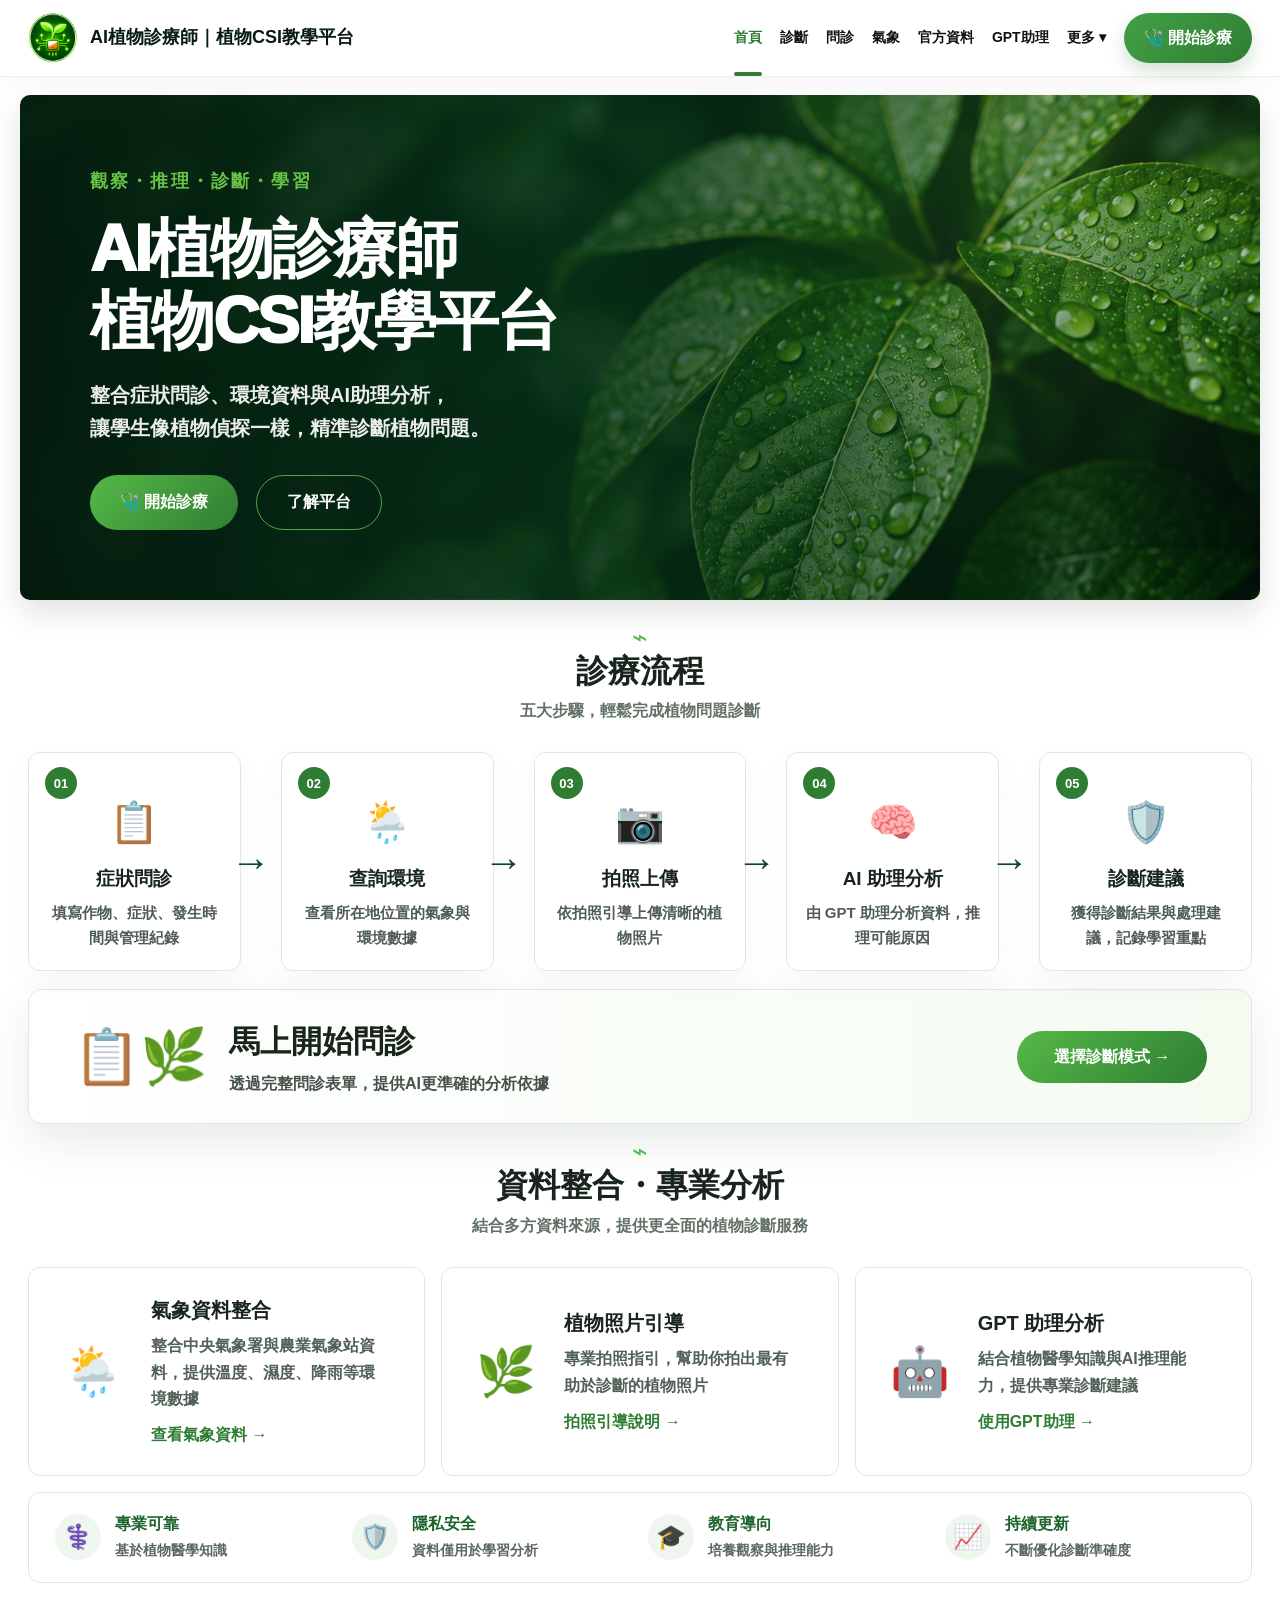
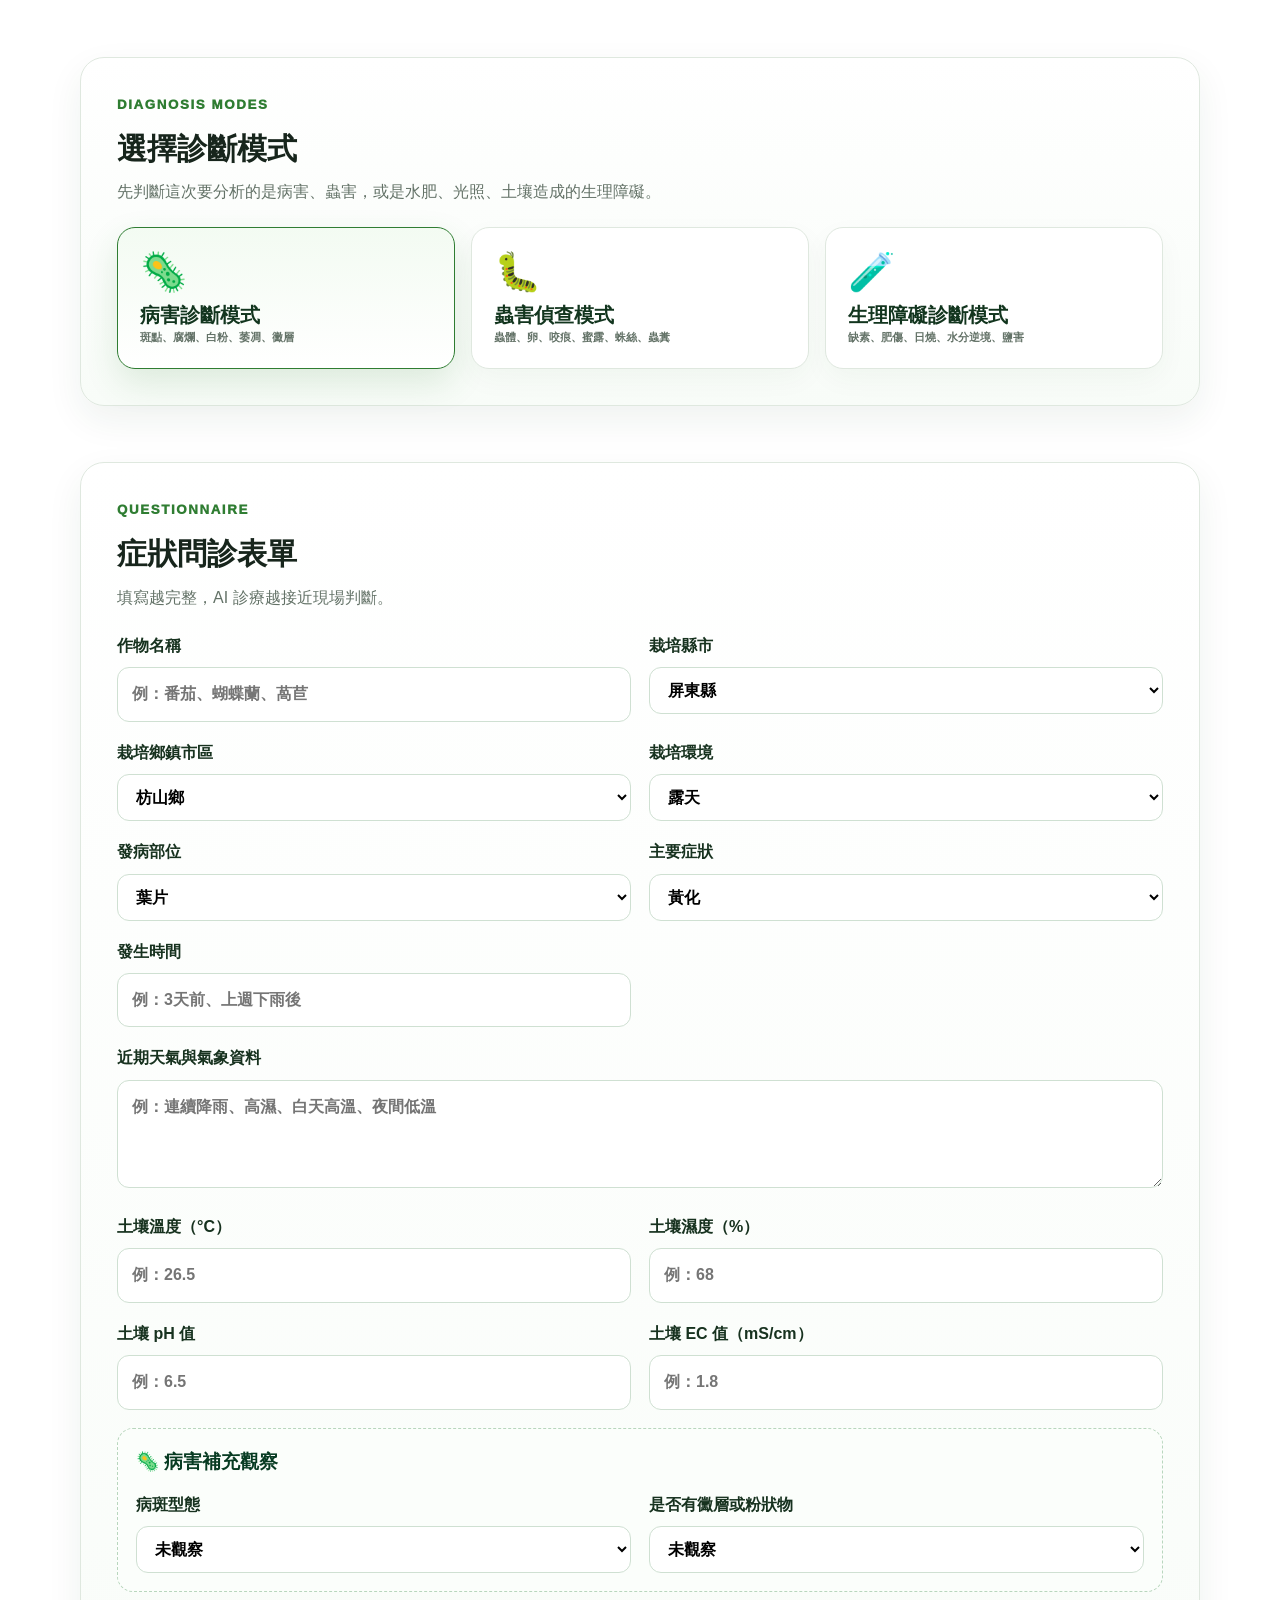
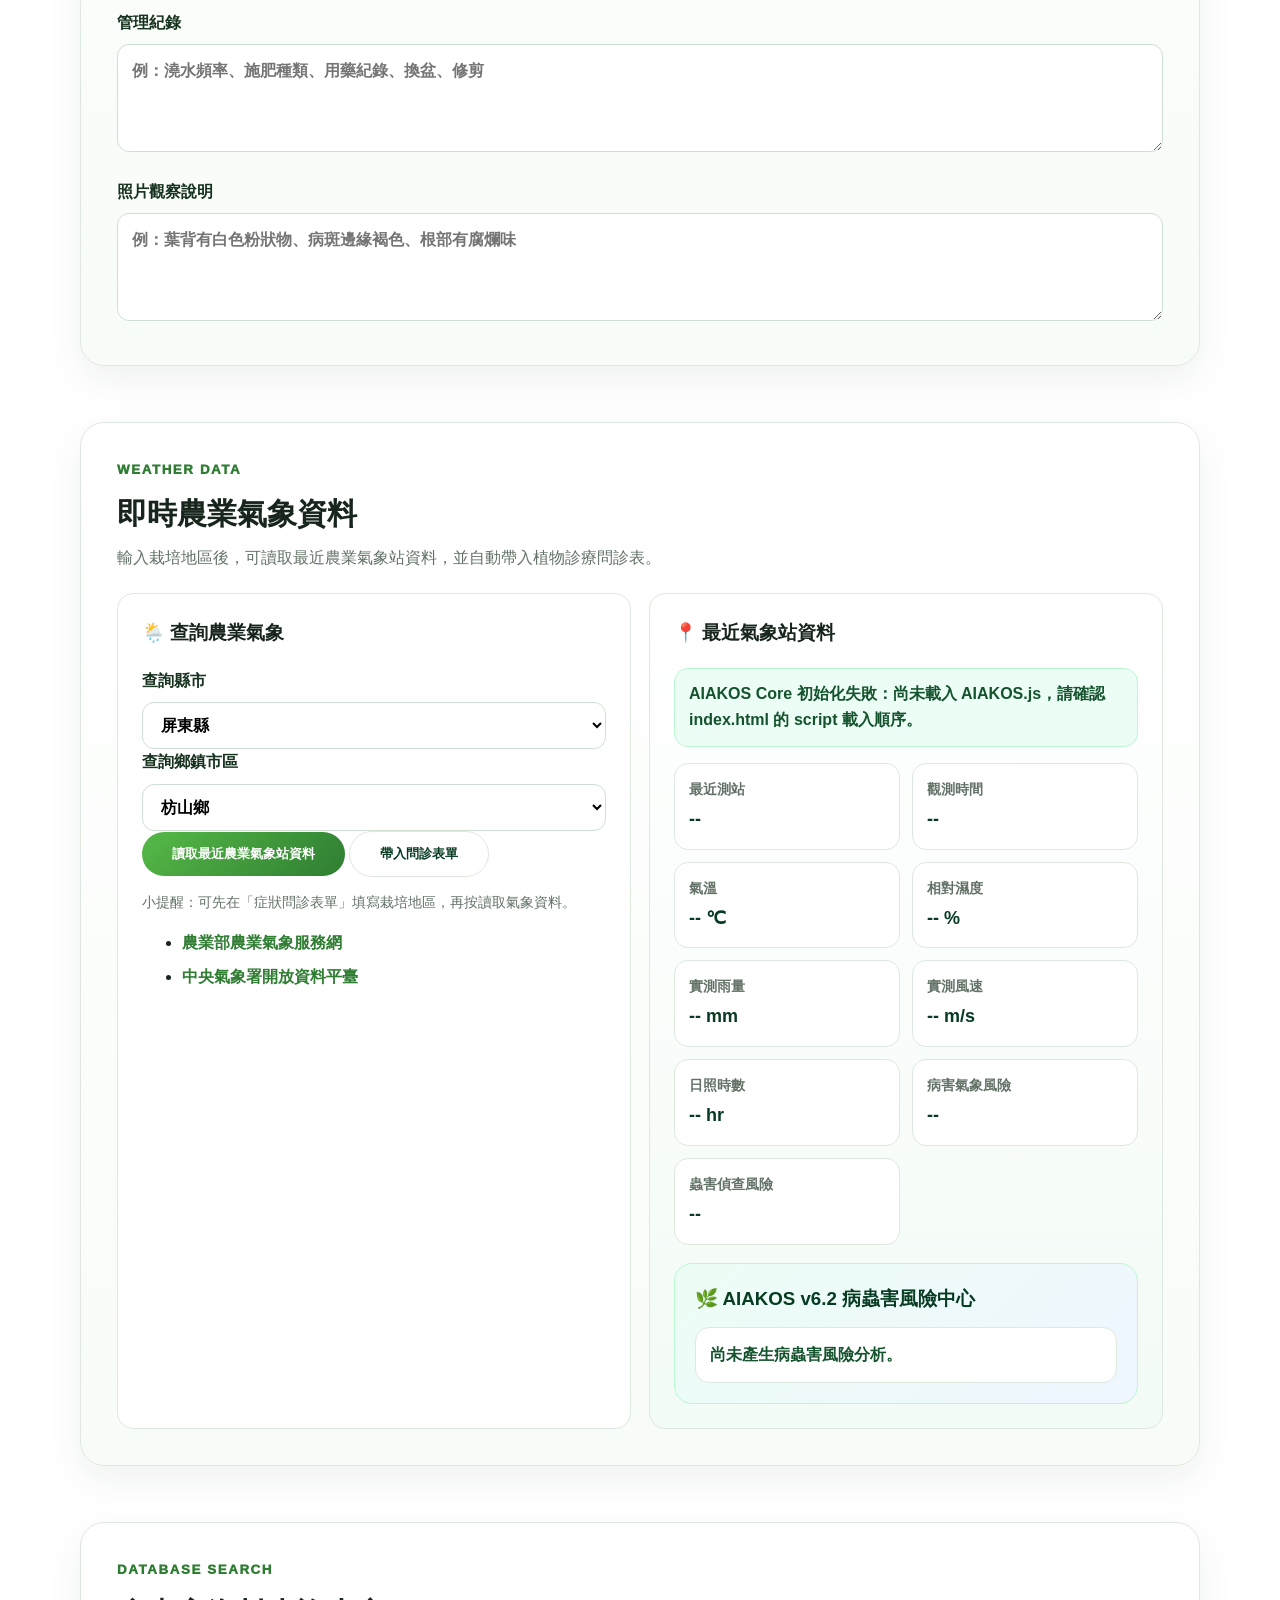
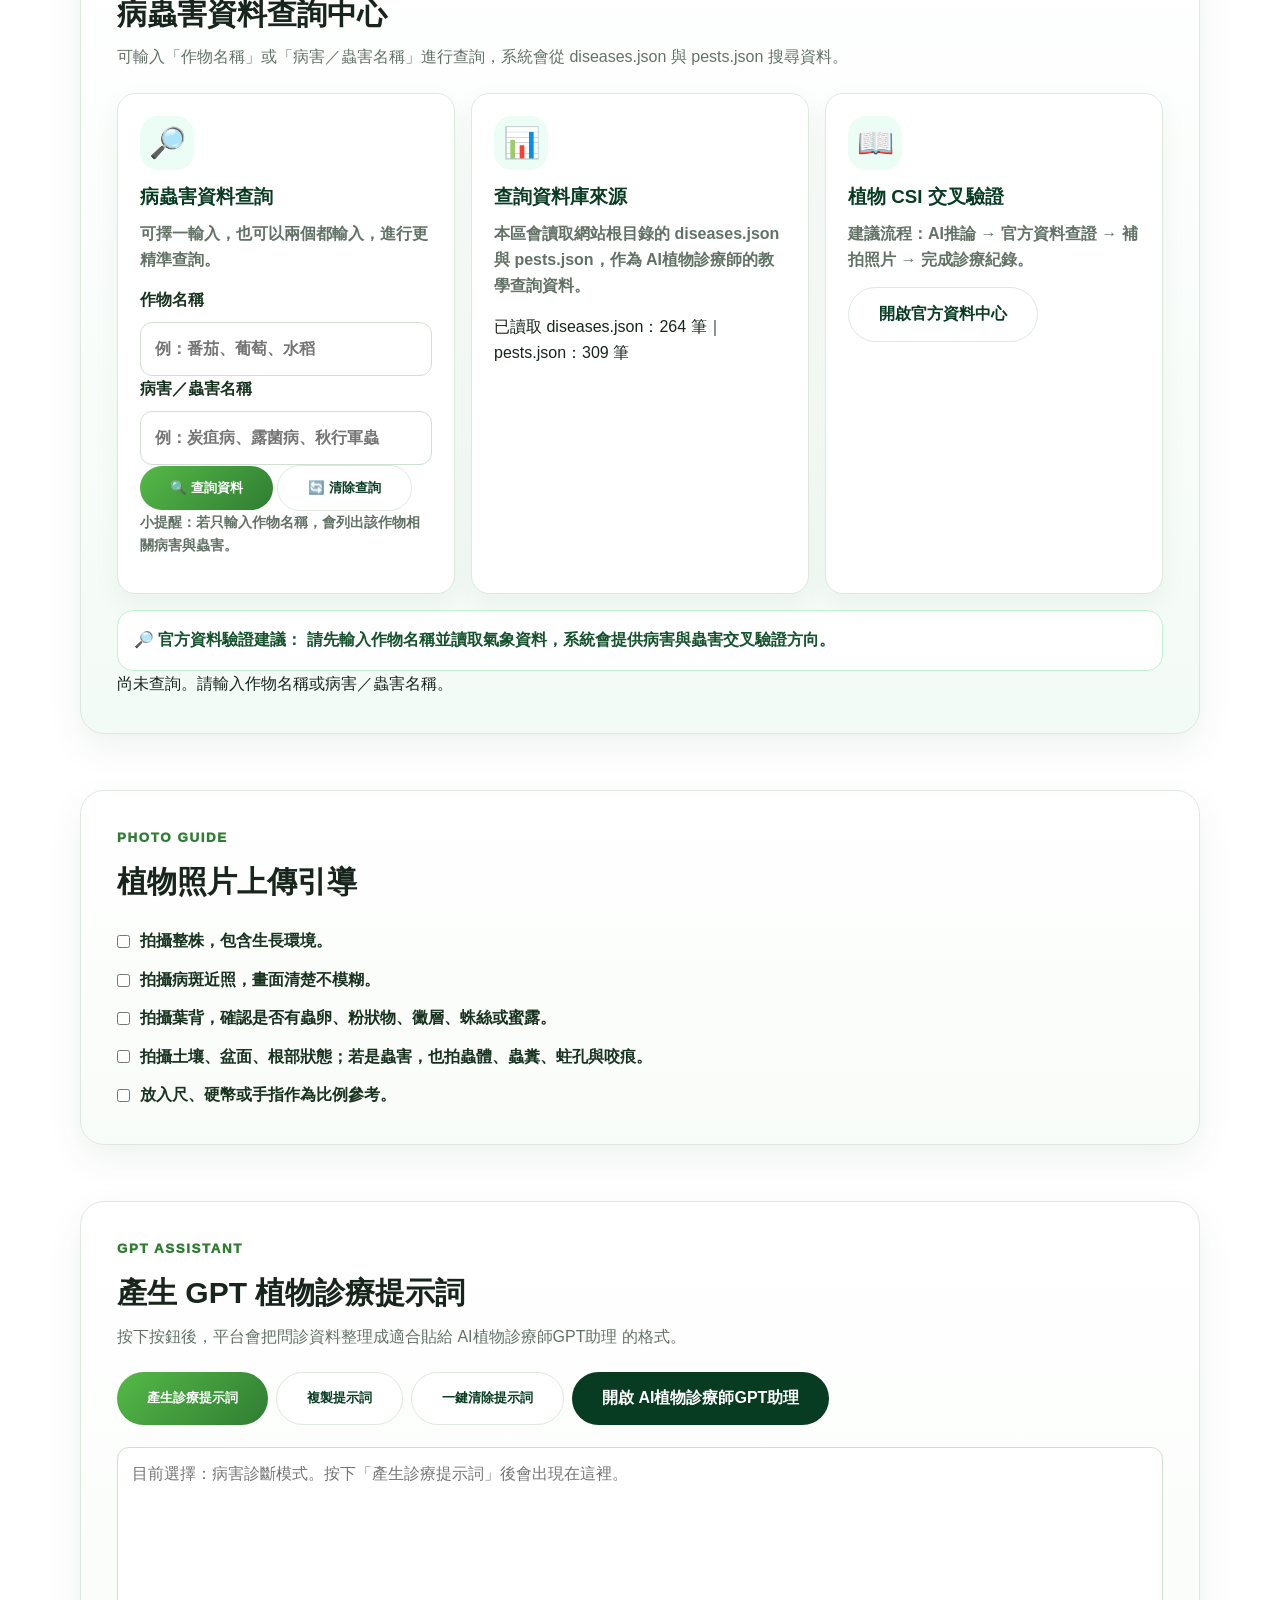
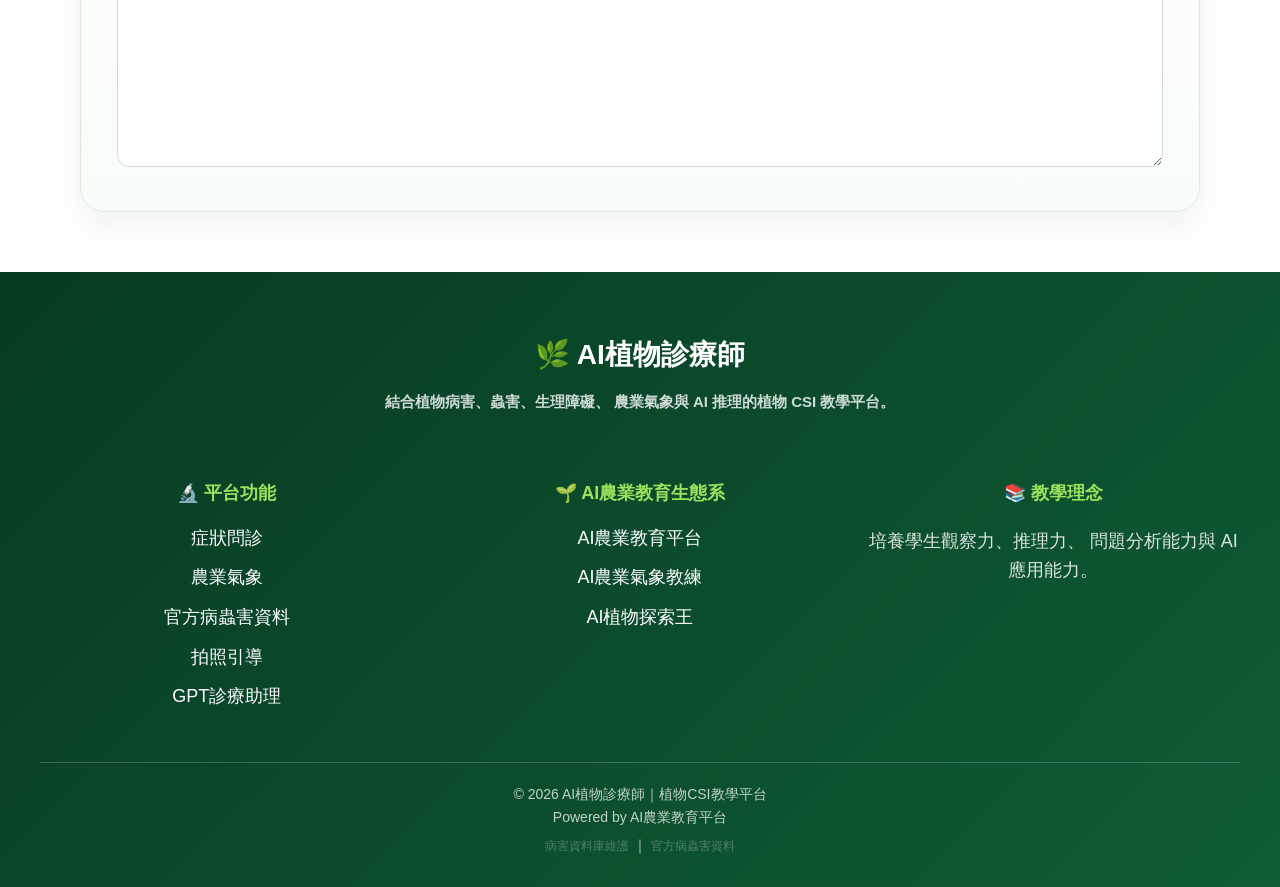
<file: index.html>
<!DOCTYPE html>
<html lang="zh-Hant">
 <head>
  <meta charset="utf-8"/>
  <meta content="width=device-width, initial-scale=1.0" name="viewport"/>
  <link rel="icon" href="assets/logo.png">

  <title>
   AI植物診療師｜植物CSI教學平台
  </title>

     <meta name="description" content="AI植物診療師是結合植物病害、蟲害、生理障礙與GPT分析的植物CSI教學平台，適合農業教育與植物診斷學習。">

     <meta name="keywords" content="AI植物診療師,植物病害,植物診斷,農業教育,植物CSI,GPT植物診療,植物教學平台">

     <meta name="author" content="AI植物診療師團隊">

     <meta name="robots" content="index, follow">

     <meta property="og:title" content="AI植物診療師｜植物CSI教學平台">

     <meta property="og:description" content="結合AI與植物診療的教學平台，培養學生觀察與推理能力。">

     <meta property="og:type" content="website">

     <meta property="og:url" content="https://r91628120.github.io/ai-plant-clinic/">

    <meta property="og:image" content="https://r91628120.github.io/ai-plant-clinic/assets/logo.png">

    <link rel="canonical" href="https://r91628120.github.io/ai-plant-clinic/">
  
    <meta name="google-site-verification" content="wLQnbGi0252et4Q2FGCubos4FZW1tLeOlk8eGrW8YYI" />
   
    <script type="application/ld+json">
      {
        "@context": "https://schema.org",
        "@type": "EducationalOrganization",
        "name": "AI植物診療師",
        "url": "https://r91628120.github.io/ai-plant-clinic/"
      }
    </script>
     
    <!-- GoatCounter -->
  <script 
    data-goatcounter="https://ai-agri-education.goatcounter.com/count"
    async
    src="//gc.zgo.at/count.js">
  </script>

  <style>
   :root{
      --green:#2f7d32;--green2:#43a047;--deep:#073b22;--ink:#17251c;--muted:#637267;
      --line:#dfe8df;--soft:#f6faf5;--white:#fff;--shadow:0 18px 45px rgba(25,61,38,.10);
      --max:1320px;
    }
    *{box-sizing:border-box}
    html{scroll-behavior:smooth}
    body{margin:0;font-family:-apple-system,BlinkMacSystemFont,"Noto Sans TC","Microsoft JhengHei","Segoe UI",sans-serif;color:var(--ink);background:#fff;line-height:1.65}
    a{text-decoration:none;color:inherit}
    .container{max-width:var(--max);margin:auto;padding:0 28px}

    .topbar{position:sticky;top:0;z-index:20;background:#fff;border-bottom:1px solid #eef2ee;box-shadow:0 4px 18px rgba(0,0,0,.04)}
    .nav{height:76px;display:flex;align-items:center;justify-content:space-between;gap:18px;flex-wrap:nowrap}
    .brand{
      display:flex;
      align-items:center;
      gap:12px;
      font-size:18px;
      font-weight:900;
      color:#081b10;
      white-space:nowrap;
      flex:0 0 auto;
   }
      /* =========================
         Navbar Logo
         ========================= */

    .navbar-logo{
       width:50px;
       height:50px;
       object-fit:contain;
       border-radius:50%;
   }


    .nav-links{display:flex;align-items:center;gap:18px;font-weight:800;font-size:14px;white-space:nowrap;flex:1 1 auto;justify-content:flex-end;min-width:0}
    .nav-links a{position:relative;padding:26px 0;color:#111;white-space:nowrap}.nav-links a.active{color:var(--green)}
    .nav-links a.active:after{content:"";position:absolute;left:0;right:0;bottom:0;height:4px;border-radius:999px;background:var(--green)}
    .nav-more{position:relative;display:flex;align-items:center}
    .nav-more-btn{border:0;background:transparent;color:#111;font:inherit;font-weight:900;cursor:pointer;padding:26px 0;white-space:nowrap}
    .nav-more-menu{position:absolute;right:0;top:62px;min-width:210px;background:#fff;border:1px solid var(--line);border-radius:18px;padding:10px;box-shadow:0 18px 45px rgba(25,61,38,.16);opacity:0;visibility:hidden;transform:translateY(8px);transition:.18s ease;z-index:99}
    .nav-more:hover .nav-more-menu,.nav-more:focus-within .nav-more-menu{opacity:1;visibility:visible;transform:translateY(0)}
    .nav-more-menu a{display:block;padding:10px 12px;border-radius:12px;color:#17321f}
    .nav-more-menu a:hover{background:#ecfdf5;text-decoration:none;color:var(--green)}
    .nav-cta,.btn{display:inline-flex;align-items:center;justify-content:center;gap:8px;border-radius:999px;font-weight:900;border:0;cursor:pointer;transition:.2s ease}
    .nav-cta{background:linear-gradient(135deg,var(--green2),var(--green));color:#fff;padding:12px 20px;box-shadow:0 8px 18px rgba(47,125,50,.22);white-space:nowrap;flex:0 0 auto}
    .btn{padding:13px 30px}.btn.primary{background:linear-gradient(135deg,#55b947,var(--green));color:#fff}.btn.ghost{border:1.5px solid #53a64b;color:#fff;background:rgba(0,0,0,.06)}
    .btn.light{background:#fff;color:var(--deep);border:1px solid var(--line)}.btn:hover,.nav-cta:hover{transform:translateY(-2px)}

    .hero-wrap{padding:18px 20px 0;background:#fff}.hero{max-width:calc(var(--max) + 90px);margin:auto;min-height:430px;border-radius:10px;overflow:hidden;position:relative;background:linear-gradient(90deg,rgba(3,28,14,.94) 0%,rgba(7,50,25,.82) 43%,rgba(8,58,24,.16) 100%),url("assets/hero-leaf.png");background-size:cover;background-position:center right;box-shadow:0 12px 32px rgba(0,0,0,.12)}
    .hero::after{content:"";position:absolute;inset:0;background:radial-gradient(circle at 85% 18%,rgba(146,210,84,.12),transparent 35%)}
    .hero-content{position:relative;z-index:1;width:min(650px,92%);padding:72px 0 70px 70px;color:#fff}.kicker{color:#67c246;font-weight:900;letter-spacing:.12em;font-size:18px;margin:0 0 16px}.hero h1{font-size:clamp(42px,5vw,70px);line-height:1.13;margin:0 0 22px;font-weight:1000;letter-spacing:-.04em}.hero p.desc{font-size:20px;margin:0 0 30px;color:rgba(255,255,255,.92);font-weight:600}.hero-actions{display:flex;gap:18px;flex-wrap:wrap}

    main{background:#fff}.section{padding:24px 0 0}.section-title{text-align:center;margin:0 auto 28px}.leaf-mark{color:#58b957;font-size:26px;line-height:1}.section-title h2{font-size:32px;line-height:1.2;margin:2px 0 8px;font-weight:1000}.section-title p{margin:0;color:var(--muted);font-weight:600}.steps{display:grid;grid-template-columns:repeat(5,1fr);gap:40px;align-items:center}.step{position:relative;background:#fff;border:1px solid var(--line);border-radius:12px;min-height:158px;text-align:center;padding:24px 16px 20px;box-shadow:0 10px 30px rgba(16,64,32,.04)}
    .step:not(:last-child)::after{content:"→";position:absolute;right:-31px;top:50%;transform:translateY(-50%);font-size:40px;color:#0e4b22;font-weight:700}.num{position:absolute;left:16px;top:14px;width:32px;height:32px;border-radius:999px;background:var(--green);color:#fff;font-size:13px;font-weight:900;display:grid;place-items:center}.icon{font-size:40px;color:var(--green);margin-top:12px}.step h3{margin:8px 0 6px;font-size:19px}.step p{margin:0;color:#4f5d55;font-weight:600;font-size:15px}

    .start-card{margin:18px auto 10px;display:flex;align-items:center;justify-content:space-between;gap:24px;background:linear-gradient(90deg,#fff,#f4fbf1);border:1px solid var(--line);border-radius:14px;padding:22px 44px;box-shadow:var(--shadow)}.start-left{display:flex;align-items:center;gap:22px}.start-icon{font-size:54px}.start-card h2{font-size:31px;margin:0 0 4px}.start-card p{margin:0;color:#44524a;font-weight:600}.start-card .btn{min-width:190px}

    .features{padding:4px 0 18px}.feature-grid{display:grid;grid-template-columns:repeat(3,1fr);gap:16px}.feature{border:1px solid var(--line);border-radius:12px;padding:26px 34px;background:#fff;display:grid;grid-template-columns:70px 1fr;gap:18px;align-items:center}.feature .big-icon{font-size:48px}.feature h3{font-size:20px;margin:0 0 6px}.feature p{margin:0 0 10px;color:#526157;font-weight:600}.feature a{color:var(--green);font-weight:900}.badges{display:grid;grid-template-columns:repeat(4,1fr);gap:16px;margin-top:16px;border:1px solid var(--line);border-radius:12px;padding:18px 26px}.badge{display:flex;gap:14px;align-items:center}.badge i{width:46px;height:46px;border-radius:50%;background:#eef6ee;display:grid;place-items:center;font-style:normal;font-size:24px}.badge strong{display:block;color:#1d642c}.badge span{font-size:14px;color:#5b685f;font-weight:600}

    .panel{max-width:1120px;margin:56px auto 0;background:linear-gradient(180deg,#fff,#f8fcf8);border:1px solid var(--line);border-radius:24px;padding:36px;box-shadow:0 14px 36px rgba(28,69,38,.07)}.panel-title{margin:0 0 22px}.panel-title small{display:block;color:var(--green);font-weight:1000;letter-spacing:.12em;text-transform:uppercase}.panel-title h2{font-size:30px;margin:8px 0 6px}.panel-title p{color:var(--muted);margin:0}.form-grid{display:grid;grid-template-columns:repeat(2,1fr);gap:18px}label{font-weight:900;color:#17321f}input,select,textarea{margin-top:8px;width:100%;border:1px solid #cfe0d2;border-radius:12px;padding:13px 14px;font:inherit;background:#fff}textarea{min-height:108px;resize:vertical}.wide{grid-column:1/-1}.weather-layout{display:grid;grid-template-columns:1fr 1fr;gap:18px}.resource-card{border:1px solid var(--line);border-radius:16px;padding:24px;background:#fff}.resource-card h3{margin-top:0}.resource-card li{margin:8px 0}.resource-card a{color:var(--green);font-weight:800}.hint{color:var(--muted);font-size:14px}.checklist{display:grid;gap:12px}.checklist label{display:flex;align-items:center;gap:10px}.checklist input{width:auto;margin:0}.prompt-box textarea{min-height:320px}.prompt-actions{display:flex;flex-wrap:wrap;gap:8px;margin-bottom:14px}.btn.dark{background:var(--deep);color:#fff}
    footer{margin-top:34px;background:linear-gradient(90deg,#07391f,#0d4c27);color:#fff;text-align:center;padding:24px;font-size:18px}


    .mode-grid{display:grid;grid-template-columns:repeat(3,1fr);gap:16px}.mode-card{text-align:left;border:1.5px solid var(--line);border-radius:18px;background:#fff;padding:22px;cursor:pointer;transition:.2s ease;box-shadow:0 10px 28px rgba(16,64,32,.04)}.mode-card:hover{transform:translateY(-3px)}.mode-card.active{border-color:var(--green);background:linear-gradient(180deg,#f3fbf2,#fff);box-shadow:0 14px 34px rgba(47,125,50,.14)}.mode-icon{font-size:38px;display:block;margin-bottom:8px}.mode-card strong{display:block;font-size:20px;color:#12351e}.mode-card small{display:block;color:var(--muted);font-weight:700;line-height:1.5}.mode-fields{display:none;border:1px dashed #b8d6bd;border-radius:16px;background:#fbfefb;padding:18px}.mode-fields.active{display:block}.mode-fields h3{margin:0 0 14px;color:var(--deep)}.inner-grid{margin:0}.diagnosis-note{margin-top:12px;color:var(--muted);font-weight:700}
    @media(max-width:1050px){.brand span{font-size:16px}.nav-links{gap:12px;font-size:13px}.nav-cta{padding:10px 16px}.steps,.feature-grid,.badges{grid-template-columns:1fr 1fr}.step:not(:last-child)::after{display:none}.hero-content{padding:58px 32px}.start-card{align-items:flex-start;flex-direction:column}.weather-layout{grid-template-columns:1fr}}
    @media(max-width:900px){.nav{height:auto;min-height:76px;align-items:flex-start;padding:10px 0;flex-wrap:wrap}.nav-links{order:3;width:100%;justify-content:flex-start;overflow-x:auto;padding-bottom:4px}.nav-links a,.nav-more-btn{padding:10px 0}.nav-more-menu{left:0;right:auto;top:42px}.nav-cta{margin-left:auto}}
    @media(max-width:720px){.mode-grid{grid-template-columns:1fr}.container{padding:0 18px}.hero-wrap{padding:10px}.hero{border-radius:14px}.hero-content{padding:48px 24px}.hero h1{font-size:42px}.steps,.feature-grid,.badges,.form-grid{grid-template-columns:1fr}.wide{grid-column:auto}.start-card,.panel{padding:24px}.topbar{position:relative}}
    @media(max-width:720px){
      .nav-cta{
               display:none;
      }
}
  
    .weather-result-card{
  background:linear-gradient(180deg,#ffffff,#f3fbf6);
}

.weather-status{
  margin-bottom:16px;
  padding:12px 14px;
  border-radius:14px;
  background:#ecfdf5;
  color:#14532d;
  font-weight:800;
  border:1px solid #bbf7d0;
}

.weather-grid{
  display:grid;
  grid-template-columns:repeat(2,1fr);
  gap:12px;
}

.weather-grid div{
  border:1px solid #dfe8df;
  border-radius:14px;
  padding:14px;
  background:#fff;
}

.weather-grid span{
  display:block;
  color:#637267;
  font-size:14px;
  font-weight:700;
}

.weather-grid strong{
  display:block;
  margin-top:4px;
  color:#073b22;
  font-size:18px;
}

@media(max-width:720px){
  .weather-grid{
    grid-template-columns:1fr;
  }
}
/* =========================
   Footer
========================= */

.eco-footer{
  margin-top:60px;
  background:linear-gradient(
    135deg,
    #073b22,
    #0f5c35
  );
  color:white;
  padding:60px 20px 30px;
}

.footer-container{
  max-width:1200px;
  margin:auto;
}

.footer-logo{
  text-align:center;
  font-size:28px;
  font-weight:800;
  margin-bottom:40px;
}

.footer-logo p{
  margin-top:12px;
  font-size:15px;
  color:rgba(255,255,255,.8);
}

.footer-links{
  display:grid;
  grid-template-columns:
  repeat(3,1fr);
  gap:40px;
}

.footer-links h4{
  margin-bottom:15px;
  color:#9be15d;
}

.footer-links a{
  display:block;
  color:white;
  margin-bottom:10px;
  text-decoration:none;
}

.footer-links a:hover{
  color:#9be15d;
}

.footer-links p{
  color:rgba(255,255,255,.85);
}

.footer-bottom{
  margin-top:40px;
  padding-top:20px;
  border-top:1px solid rgba(255,255,255,.2);
  text-align:center;
  font-size:14px;
  color:rgba(255,255,255,.75);
}

@media(max-width:768px){

  .footer-links{
    grid-template-columns:1fr;
    text-align:center;
  }

}


/* AIAKOS v6 植物診療風險中心 */
.aia-diagnosis-panel{
  margin-top:18px;
  padding:20px;
  border-radius:18px;
  background:linear-gradient(135deg,#ecfdf5,#eff6ff);
  border:1px solid #bbf7d0;
}

.aia-diagnosis-panel h3{
  margin:0 0 12px;
  color:#073b22;
}

.aia-risk-summary{
  padding:14px;
  border-radius:14px;
  background:#ffffff;
  border:1px solid #dfe8df;
  font-weight:900;
  color:#14532d;
}

.aia-risk-item{
  margin-top:12px;
  padding:14px;
  border-radius:14px;
  background:#ffffff;
  border:1px solid #dfe8df;
}

.aia-risk-high{color:#dc2626;font-weight:900;}
.aia-risk-medium{color:#ca8a04;font-weight:900;}
.aia-risk-low{color:#15803d;font-weight:900;}



  
/* Footer hidden admin link */
.footer-admin-link{
  display:inline-block;
  margin-top:8px;
  font-size:12px;
  color:rgba(255,255,255,.28);
  text-decoration:none;
}
.footer-admin-link:hover{
  color:rgba(255,255,255,.85);
}

  
/* =========================
   AIAKOS v6.2 Official Disease & Pest Center
========================= */
.official-data-panel{
  background:linear-gradient(180deg,#ffffff,#f3fbf6);
}
.official-grid{
  display:grid;
  grid-template-columns:repeat(3,1fr);
  gap:16px;
}
.official-card{
  border:1px solid var(--line);
  border-radius:18px;
  background:#fff;
  padding:22px;
  box-shadow:0 10px 28px rgba(16,64,32,.05);
}
.official-icon{
  width:54px;
  height:54px;
  border-radius:18px;
  display:grid;
  place-items:center;
  background:#ecfdf5;
  font-size:30px;
  margin-bottom:12px;
}
.official-card h3{
  margin:0 0 8px;
  color:var(--deep);
}
.official-card p{
  margin:0 0 14px;
  color:var(--muted);
  font-weight:700;
}
.official-verify-box{
  margin-top:16px;
  padding:16px;
  border-radius:16px;
  background:#fff;
  border:1px solid #bbf7d0;
  color:#14532d;
  font-weight:800;
}
.aia-risk-pest{
  border-left:5px solid #f59e0b;
}
.aia-risk-disease{
  border-left:5px solid #22c55e;
}
.aia-risk-official{
  border-left:5px solid #3b82f6;
}
@media(max-width:1050px){
  .official-grid{
    grid-template-columns:1fr;
  }
}

  </style>
 
</head>
 <body>
  <!-- ========================= 導覽列 Navbar ========================= -->
  <header class="topbar">
   <div class="container nav">
    <a class="brand" href="https://r91628120.github.io/ai-agri-education/#home">
     <img 
       src="assets/logo.png" 
       alt="AI植物診療師 Logo"
       class="navbar-logo"
      />
     <span>
      AI植物診療師｜植物CSI教學平台
     </span>
    </a>
    <nav aria-label="主選單" class="nav-links">
     <a class="active" href="#top">首頁</a>
     <a href="#modes">診斷</a>
     <a href="#diagnosis">問診</a>
     <a href="#weather">氣象</a>
     <a href="#official-data">官方資料</a>
     <a href="#gpt">GPT助理</a>

     <div class="nav-more">
      <button class="nav-more-btn" type="button" aria-haspopup="true" aria-expanded="false">
       更多 ▾
      </button>
      <div class="nav-more-menu" role="menu">
       <a href="#photo" role="menuitem">📷 拍照引導</a>
       <a href="#resources" role="menuitem">📚 教學資源</a>
       <a href="#about" role="menuitem">ℹ️ 關於我們</a>
       <a href="disease-json-maker.html" target="_blank" rel="noopener" role="menuitem">🧩 病害資料庫維護</a>
      </div>
     </div>
    </nav>
    <a class="nav-cta" href="#diagnosis">
     🩺 開始診療
    </a>
   </div>
  </header>
  <!-- ========================= Hero 主視覺 ========================= -->
  <section class="hero-wrap" id="top">
   <div class="hero">
    <div class="hero-content">
     <p class="kicker">
      觀察・推理・診斷・學習
     </p>
     <h1>
      AI植物診療師
      <br/>
      植物CSI教學平台
     </h1>
     <p class="desc">
      整合症狀問診、環境資料與AI助理分析，
      <br/>
      讓學生像植物偵探一樣，精準診斷植物問題。
     </p>
     <div class="hero-actions">
      <a class="btn primary" href="#diagnosis">
       🩺 開始診療
      </a>
      <a class="btn ghost" href="#workflow">
       了解平台
      </a>
     </div>
    </div>
   </div>
  </section>
  <!-- ========================= 主內容 Main ========================= -->
  <main>
   <section class="section" id="workflow">
    <div class="container">
     <div class="section-title">
      <div class="leaf-mark">
       ⌁
      </div>
      <h2>
       診療流程
      </h2>
      <p>
       五大步驟，輕鬆完成植物問題診斷
      </p>
     </div>
     <div class="steps">
      <article class="step">
       <span class="num">
        01
       </span>
       <div class="icon">
        📋
       </div>
       <h3>
        症狀問診
       </h3>
       <p>
        填寫作物、症狀、發生時間與管理紀錄
       </p>
      </article>
      <article class="step">
       <span class="num">
        02
       </span>
       <div class="icon">
        🌦️
       </div>
       <h3>
        查詢環境
       </h3>
       <p>
        查看所在地位置的氣象與環境數據
       </p>
      </article>
      <article class="step">
       <span class="num">
        03
       </span>
       <div class="icon">
        📷
       </div>
       <h3>
        拍照上傳
       </h3>
       <p>
        依拍照引導上傳清晰的植物照片
       </p>
      </article>
      <article class="step">
       <span class="num">
        04
       </span>
       <div class="icon">
        🧠
       </div>
       <h3>
        AI 助理分析
       </h3>
       <p>
        由 GPT 助理分析資料，推理可能原因
       </p>
      </article>
      <article class="step">
       <span class="num">
        05
       </span>
       <div class="icon">
        🛡️
       </div>
       <h3>
        診斷建議
       </h3>
       <p>
        獲得診斷結果與處理建議，記錄學習重點
       </p>
      </article>
     </div>
     <div class="start-card">
      <div class="start-left">
       <div class="start-icon">
        📋🌿
       </div>
       <div>
        <h2>
         馬上開始問診
        </h2>
        <p>
         透過完整問診表單，提供AI更準確的分析依據
        </p>
       </div>
      </div>
      <a class="btn primary" href="#modes">
       選擇診斷模式 →
      </a>
     </div>
    </div>
   </section>
   <section class="features" id="resources">
    <div class="container">
     <div class="section-title">
      <div class="leaf-mark">
       ⌁
      </div>
      <h2>
       資料整合・專業分析
      </h2>
      <p>
       結合多方資料來源，提供更全面的植物診斷服務
      </p>
     </div>
     <div class="feature-grid">
      <article class="feature">
       <div class="big-icon">
        🌦️
       </div>
       <div>
        <h3>
         氣象資料整合
        </h3>
        <p>
         整合中央氣象署與農業氣象站資料，提供溫度、濕度、降雨等環境數據
        </p>
        <a href="#weather">
         查看氣象資料 →
        </a>
       </div>
      </article>
      <article class="feature">
       <div class="big-icon">
        🌿
       </div>
       <div>
        <h3>
         植物照片引導
        </h3>
        <p>
         專業拍照指引，幫助你拍出最有助於診斷的植物照片
        </p>
        <a href="#photo">
         拍照引導說明 →
        </a>
       </div>
      </article>
      <article class="feature">
       <div class="big-icon">
        🤖
       </div>
       <div>
        <h3>
         GPT 助理分析
        </h3>
        <p>
         結合植物醫學知識與AI推理能力，提供專業診斷建議
        </p>
        <a href="#gpt">
         使用GPT助理 →
        </a>
       </div>
      </article>
     </div>
     <div class="badges">
      <div class="badge">
       <i>
        ⚕️
       </i>
       <div>
        <strong>
         專業可靠
        </strong>
        <span>
         基於植物醫學知識
        </span>
       </div>
      </div>
      <div class="badge">
       <i>
        🛡️
       </i>
       <div>
        <strong>
         隱私安全
        </strong>
        <span>
         資料僅用於學習分析
        </span>
       </div>
      </div>
      <div class="badge">
       <i>
        🎓
       </i>
       <div>
        <strong>
         教育導向
        </strong>
        <span>
         培養觀察與推理能力
        </span>
       </div>
      </div>
      <div class="badge">
       <i>
        📈
       </i>
       <div>
        <strong>
         持續更新
        </strong>
        <span>
         不斷優化診斷準確度
        </span>
       </div>
      </div>
     </div>
    </div>
   </section>
   <section class="panel" id="modes">
    <div class="panel-title">
     <small>
      Diagnosis Modes
     </small>
     <h2>
      選擇診斷模式
     </h2>
     <p>
      先判斷這次要分析的是病害、蟲害，或是水肥、光照、土壤造成的生理障礙。
     </p>
    </div>
    <div class="mode-grid" role="tablist" aria-label="AI植物診療師診斷模式">
     <button class="mode-card active" type="button" data-mode="disease" aria-selected="true">
      <span class="mode-icon">🦠</span>
      <strong>病害診斷模式</strong>
      <small>斑點、腐爛、白粉、萎凋、黴層</small>
     </button>
     <button class="mode-card" type="button" data-mode="pest" aria-selected="false">
      <span class="mode-icon">🐛</span>
      <strong>蟲害偵查模式</strong>
      <small>蟲體、卵、咬痕、蜜露、蛛絲、蟲糞</small>
     </button>
     <button class="mode-card" type="button" data-mode="physiology" aria-selected="false">
      <span class="mode-icon">🧪</span>
      <strong>生理障礙診斷模式</strong>
      <small>缺素、肥傷、日燒、水分逆境、鹽害</small>
     </button>
    </div>
   </section>

   <section class="panel" id="diagnosis">
    <div class="panel-title">
     <small>
      Questionnaire
     </small>
     <h2>
      症狀問診表單
     </h2>
     <p>
      填寫越完整，AI 診療越接近現場判斷。
     </p>
    </div>
    <form class="form-grid" id="diagnosisForm">
     <input id="diagnosisMode" name="diagnosisMode" type="hidden" value="disease"/>
        <label>
          作物名稱
          <input name="crop" placeholder="例：番茄、蝴蝶蘭、萵苣"/>
        </label>
     
        <label>
          栽培縣市
          <select id="clinicCounty" name="clinicCounty"></select>
        </label>

        <label>
           栽培鄉鎮市區
          <select id="clinicTown" name="clinicTown"></select>
        </label>
     
     <label>
      栽培環境
      <select name="environment">
       <option>
        露天
       </option>
       <option>
        溫室
       </option>
       <option>
        網室
       </option>
       <option>
        盆栽
       </option>
       <option>
        水耕
       </option>
       <option>
        其他
       </option>
      </select>
     </label>
     <label>
      發病部位
      <select name="part">
       <option>
        葉片
       </option>
       <option>
        莖部
       </option>
       <option>
        根部
       </option>
       <option>
        果實
       </option>
       <option>
        花朵
       </option>
       <option>
        全株
       </option>
      </select>
     </label>
     <label>
      主要症狀
      <select name="symptom">
       <option>
        黃化
       </option>
       <option>
        斑點
       </option>
       <option>
        萎凋
       </option>
       <option>
        腐爛
       </option>
       <option>
        捲葉
       </option>
       <option>
        白粉
       </option>
       <option>
        缺刻/蟲咬
       </option>
       <option>
        生長停滯
       </option>
      </select>
     </label>
     <label>
      發生時間
      <input name="time" placeholder="例：3天前、上週下雨後"/>
     </label>
     <label class="wide">
      近期天氣與氣象資料
      <textarea name="weather" placeholder="例：連續降雨、高濕、白天高溫、夜間低溫"></textarea>
     </label>
     <!-- ================= 土壤環境資料 ================= -->

     <label>
       土壤溫度（°C）
        <input 
          type="number"
          step="0.1"
          name="soilTemp"
          placeholder="例：26.5"
          />
    </label>

    <label>
        土壤濕度（%）
       <input 
          type="number"
          step="0.1"
          name="soilMoisture"
          placeholder="例：68"
        />
    </label>

    <label>
       土壤 pH 值
      <input 
        type="number"
        step="0.1"
        name="soilPH"
        placeholder="例：6.5"
        />
    </label>

  <label>
      土壤 EC 值（mS/cm）
     <input 
       type="number"
       step="0.1"
       name="soilEC"
       placeholder="例：1.8"
      />
  </label>

     <div class="wide mode-fields active" data-panel="disease">
      <h3>🦠 病害補充觀察</h3>
      <div class="form-grid inner-grid">
       <label>
        病斑型態
        <select name="diseaseSpot">
         <option>未觀察</option>
         <option>圓形斑</option>
         <option>不規則斑</option>
         <option>水浸狀</option>
         <option>輪紋狀</option>
         <option>褐化壞疽</option>
        </select>
       </label>
       <label>
        是否有黴層或粉狀物
        <select name="diseaseMold">
         <option>未觀察</option>
         <option>白色粉狀</option>
         <option>灰色黴層</option>
         <option>黑色煤煙狀</option>
         <option>葉背有黴層</option>
         <option>沒有</option>
        </select>
       </label>
      </div>
     </div>

     <div class="wide mode-fields" data-panel="pest">
      <h3>🐛 蟲害補充觀察</h3>
      <div class="form-grid inner-grid">
       <label>
        是否看到蟲體
        <select name="pestVisible">
         <option>未觀察</option>
         <option>有，單隻</option>
         <option>有，群聚</option>
         <option>沒有看到蟲體</option>
         <option>只看到卵或蛻皮</option>
        </select>
       </label>
       <label>
        蟲體大小與顏色
        <input name="pestBody" placeholder="例：約2mm、綠色、白色小飛蟲、黑色小點"/>
       </label>
       <label>
        受害型態
        <select name="pestDamage">
         <option>未觀察</option>
         <option>葉片破洞/缺刻</option>
         <option>葉片捲曲</option>
         <option>銀白色刮痕</option>
         <option>潛葉彎曲白線</option>
         <option>莖或果實蛀孔</option>
         <option>黃化小斑點</option>
        </select>
       </label>
       <label>
        是否有蟲害痕跡
        <select name="pestTrace">
         <option>未觀察</option>
         <option>蜜露</option>
         <option>蛛絲</option>
         <option>蟲糞</option>
         <option>卵</option>
         <option>蛻皮</option>
         <option>沒有</option>
        </select>
       </label>
      </div>
     </div>

     <div class="wide mode-fields" data-panel="physiology">
      <h3>🧪 生理障礙補充觀察</h3>
      <div class="form-grid inner-grid">
       <label>
        疑似逆境來源
        <select name="physioStress">
         <option>未判斷</option>
         <option>缺水</option>
         <option>水分過多</option>
         <option>肥傷/鹽害</option>
         <option>缺素</option>
         <option>日燒/高溫</option>
         <option>低溫寒害</option>
         <option>藥害</option>
        </select>
       </label>
       <label>
        症狀分布
        <select name="physioDistribution">
         <option>未觀察</option>
         <option>老葉較明顯</option>
         <option>新葉較明顯</option>
         <option>葉緣先受害</option>
         <option>葉脈間黃化</option>
         <option>全株均勻發生</option>
         <option>向陽面較明顯</option>
        </select>
       </label>
      </div>
     </div>

     <label class="wide">
      管理紀錄
      <textarea name="management" placeholder="例：澆水頻率、施肥種類、用藥紀錄、換盆、修剪"></textarea>
     </label>
     <label class="wide">
      照片觀察說明
      <textarea name="photoNote" placeholder="例：葉背有白色粉狀物、病斑邊緣褐色、根部有腐爛味"></textarea>
     </label>
    </form>
   </section>

   <section class="panel" id="weather">
  <div class="panel-title">
    <small>Weather Data</small>
    <h2>即時農業氣象資料</h2>
    <p>
      輸入栽培地區後，可讀取最近農業氣象站資料，並自動帶入植物診療問診表。
    </p>
  </div>

  <div class="weather-layout">

    <div class="resource-card">
      <h3>🌦️ 查詢農業氣象</h3>

      <label>
        查詢縣市
         <select id="weatherCounty"></select>
      </label>

      <label>
          查詢鄉鎮市區
          <select id="weatherTown"></select>
      </label>

      <button class="btn primary" id="fetchWeatherBtn" type="button">
        讀取最近農業氣象站資料
      </button>

      <button class="btn light" id="fillWeatherBtn" type="button">
        帶入問診表單
      </button>

      <p class="hint">
        小提醒：可先在「症狀問診表單」填寫栽培地區，再按讀取氣象資料。
      </p>

      <ul>
        <li>
          <a href="https://agr.cwa.gov.tw/" rel="noopener" target="_blank">
            農業部農業氣象服務網
          </a>
        </li>
        <li>
          <a href="https://opendata.cwa.gov.tw/" rel="noopener" target="_blank">
            中央氣象署開放資料平臺
          </a>
        </li>
      </ul>
    </div>

    <div class="resource-card weather-result-card">
      <h3>📍 最近氣象站資料</h3>

      <div class="weather-status" id="weatherStatus">
        尚未讀取氣象資料
      </div>

      <div class="weather-grid">
        <div>
          <span>最近測站</span>
          <strong id="wStation">--</strong>
        </div>
        <div>
          <span>觀測時間</span>
          <strong id="wObsTime">--</strong>
        </div>
        <div>
          <span>氣溫</span>
          <strong id="wTemp">-- ℃</strong>
        </div>
        <div>
          <span>相對濕度</span>
          <strong id="wHumidity">-- %</strong>
        </div>
        <div>
          <span>實測雨量</span>
          <strong id="wRain">-- mm</strong>
        </div>
        <div>
          <span>實測風速</span>
          <strong id="wWind">-- m/s</strong>
        </div>
        <div>
          <span>日照時數</span>
          <strong id="wSunshine">-- hr</strong>
        </div>
        <div>
          <span>病害氣象風險</span>
          <strong id="wDiseaseRisk">--</strong>
        </div>
        <div>
          <span>蟲害偵查風險</span>
          <strong id="wPestRisk">--</strong>
        </div>
      </div>

      <div class="aia-diagnosis-panel" id="aiaDiagnosisPanel">
       <h3>🌿 AIAKOS v6.2 病蟲害風險中心</h3>

      <div class="aia-risk-summary" id="aiaRiskSummary">
          尚未產生病蟲害風險分析。
      </div>

        <div class="aia-risk-list" id="aiaRiskList"></div>
  </div>

    </div>

  </div>
</section>

<section class="panel official-data-panel" id="official-data">
  <div class="panel-title">
    <small>Database Search</small>
    <h2>病蟲害資料查詢中心</h2>
    <p>
      可輸入「作物名稱」或「病害／蟲害名稱」進行查詢，系統會從 diseases.json 與 pests.json 搜尋資料。
    </p>
  </div>

  <div class="official-grid">
    <article class="official-card official-search-card">
      <div class="official-icon">🔎</div>
      <h3>病蟲害資料查詢</h3>
      <p>可擇一輸入，也可以兩個都輸入，進行更精準查詢。</p>

      <label>
        作物名稱
        <input id="dbCropInput" type="text" placeholder="例：番茄、葡萄、水稻">
      </label>

      <label>
        病害／蟲害名稱
        <input id="dbProblemInput" type="text" placeholder="例：炭疽病、露菌病、秋行軍蟲">
      </label>

      <div class="official-search-actions">
        <button class="btn primary" id="searchDatabaseBtn" type="button">
          🔍 查詢資料
        </button>
        <button class="btn light" id="clearDatabaseBtn" type="button">
          🔄 清除查詢
        </button>
      </div>

      <p class="hint">
        小提醒：若只輸入作物名稱，會列出該作物相關病害與蟲害。
      </p>
    </article>

    <article class="official-card">
      <div class="official-icon">📊</div>
      <h3>查詢資料庫來源</h3>
      <p>
        本區會讀取網站根目錄的 diseases.json 與 pests.json，作為 AI植物診療師的教學查詢資料。
      </p>
      <div class="db-status-box" id="dbStatusBox">
        尚未讀取資料庫
      </div>
    </article>

    <article class="official-card">
      <div class="official-icon">📖</div>
      <h3>植物 CSI 交叉驗證</h3>
      <p>建議流程：AI推論 → 官方資料查證 → 補拍照片 → 完成診療紀錄。</p>
      <a class="btn light" href="https://azai.tari.gov.tw/search/bug" target="_blank" rel="noopener">
        開啟官方資料中心
      </a>
    </article>
  </div>

  <div class="official-verify-box">
    <strong>🔎 官方資料驗證建議：</strong>
    <span id="officialVerifyText">請先輸入作物名稱並讀取氣象資料，系統會提供病害與蟲害交叉驗證方向。</span>
  </div>

  <div class="database-results" id="databaseResults">
    <div class="database-empty">
      尚未查詢。請輸入作物名稱或病害／蟲害名稱。
    </div>
  </div>
</section>


   <section class="panel" id="photo">
    <div class="panel-title">
     <small>
      Photo Guide
     </small>
     <h2>
      植物照片上傳引導
     </h2>
    </div>
    <div class="checklist">
     <label>
      <input type="checkbox"/>
      拍攝整株，包含生長環境。
     </label>
     <label>
      <input type="checkbox"/>
      拍攝病斑近照，畫面清楚不模糊。
     </label>
     <label>
      <input type="checkbox"/>
      拍攝葉背，確認是否有蟲卵、粉狀物、黴層、蛛絲或蜜露。
     </label>
     <label>
      <input type="checkbox"/>
      拍攝土壤、盆面、根部狀態；若是蟲害，也拍蟲體、蟲糞、蛀孔與咬痕。
     </label>
     <label>
      <input type="checkbox"/>
      放入尺、硬幣或手指作為比例參考。
     </label>
    </div>
   </section>
   <section class="panel" id="gpt">
    <div class="panel-title">
     <small>
      GPT Assistant
     </small>
     <h2>
      產生 GPT 植物診療提示詞
     </h2>
     <p>
      按下按鈕後，平台會把問診資料整理成適合貼給 AI植物診療師GPT助理 的格式。
     </p>
    </div>
    <div class="prompt-box">
     <div class="prompt-actions">
      <button class="btn primary" id="generatePrompt" type="button">
       產生診療提示詞
      </button>
      <button class="btn light" id="copyPrompt" type="button">
       複製提示詞
      </button>
      <button class="btn light" id="clearPrompt" type="button">
       一鍵清除提示詞
      </button>
      <a class="btn dark" href="https://chatgpt.com/g/g-6a12b5f3a1cc819188cda6a9ebee8e19-aizhi-wu-zhen-liao-shi-zhi-wu-csijiao-xue-zhu-li" rel="noopener" target="_blank">
       開啟 AI植物診療師GPT助理
      </a>
     </div>
     <textarea id="promptOutput" placeholder="產生後會出現在這裡" readonly=""></textarea>
    </div>
   </section>
  </main>
  <!-- ========================= 頁尾 Footer ========================= -->
  <footer id="about" class="eco-footer">

  <div class="footer-container">

    <div class="footer-logo">
      🌿 AI植物診療師
      <p>
        結合植物病害、蟲害、生理障礙、
        農業氣象與 AI 推理的植物 CSI 教學平台。
      </p>
    </div>

    <div class="footer-links">

      <div>
        <h4>🔬 平台功能</h4>
        <a href="#diagnosis">症狀問診</a>
        <a href="#weather">農業氣象</a>
        <a href="#official-data">官方病蟲害資料</a>
        <a href="#photo">拍照引導</a>
        <a href="#gpt">GPT診療助理</a>
      </div>

      <div>
        <h4>🌱 AI農業教育生態系</h4>
        <a href="https://r91628120.github.io/ai-agri-education/" target="_blank">
          AI農業教育平台
        </a>

        <a href="https://r91628120.github.io/ai-agri-weather/" target="_blank">
          AI農業氣象教練
        </a>

        <a href="https://r91628120.github.io/ai-plant-explorer/" target="_blank">
          AI植物探索王
        </a>
      </div>

      <div>
        <h4>📚 教學理念</h4>
        <p>
          培養學生觀察力、推理力、
          問題分析能力與 AI 應用能力。
        </p>
      </div>

    </div>

    <div class="footer-bottom">
      © 2026 AI植物診療師｜植物CSI教學平台
      <br>
      Powered by AI農業教育平台
      <br>
      <a class="footer-admin-link" href="disease-json-maker.html" target="_blank" rel="noopener">病害資料庫維護</a>
      ｜ <a class="footer-admin-link" href="https://azai.tari.gov.tw/search/bug" target="_blank" rel="noopener">官方病蟲害資料</a>
    </div>

  </div>

</footer>
  <!-- JavaScript -->
   <script src="https://r91628120.github.io/ai-agriculture-core/services/WeatherAPI.js?v=20260703"></script>
   <script src="https://r91628120.github.io/ai-agriculture-core/services/StationService.js?v=20260703"></script>
   <script src="https://r91628120.github.io/ai-agriculture-core/engine/EventBus.js?v=20260703"></script>
   <script src="https://r91628120.github.io/ai-agriculture-core/engine/WeatherFusionEngine.js?v=20260703"></script>
   <script src="https://r91628120.github.io/ai-agriculture-core/engine/WeatherEngine.js?v=20260703"></script>
   <script src="https://r91628120.github.io/ai-agriculture-core/engine/CropEngine.js?v=20260703"></script>
   <script src="https://r91628120.github.io/ai-agriculture-core/engine/DiseaseEngine.js?v=20260703"></script>
   <script src="https://r91628120.github.io/ai-agriculture-core/engine/DecisionEngine.js?v=20260703"></script>
   <script src="https://r91628120.github.io/ai-agriculture-core/engine/PromptEngine.js?v=20260703"></script>
   <script src="https://r91628120.github.io/ai-agriculture-core/modules/WeatherDashboardModule.js?v=20260703"></script>
   <script src="https://r91628120.github.io/ai-agriculture-core/modules/AnalysisModule.js?v=20260703"></script>
   <script src="https://r91628120.github.io/ai-agriculture-core/AIAKOS.js?v=20260703"></script>

   <script src="script.js?v=20260705a-v64"></script>


 </body>
</html>
</file>
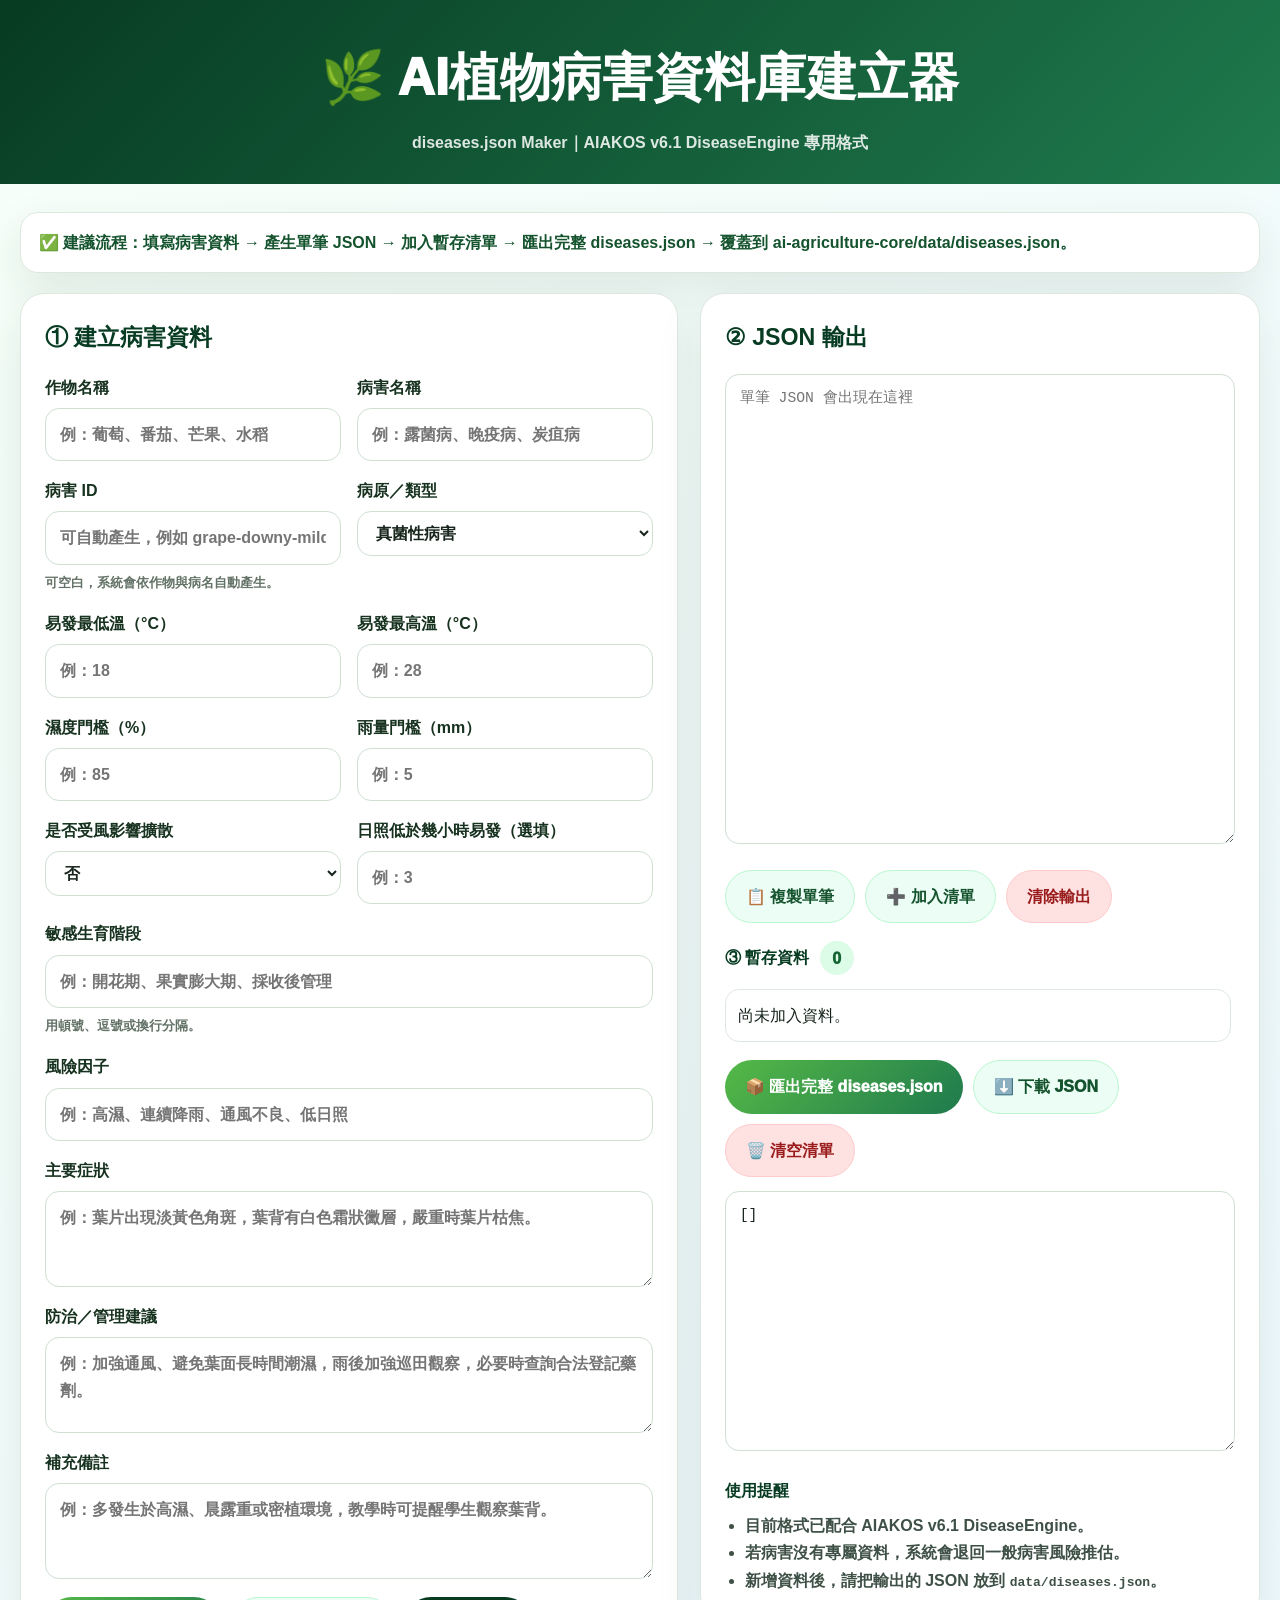
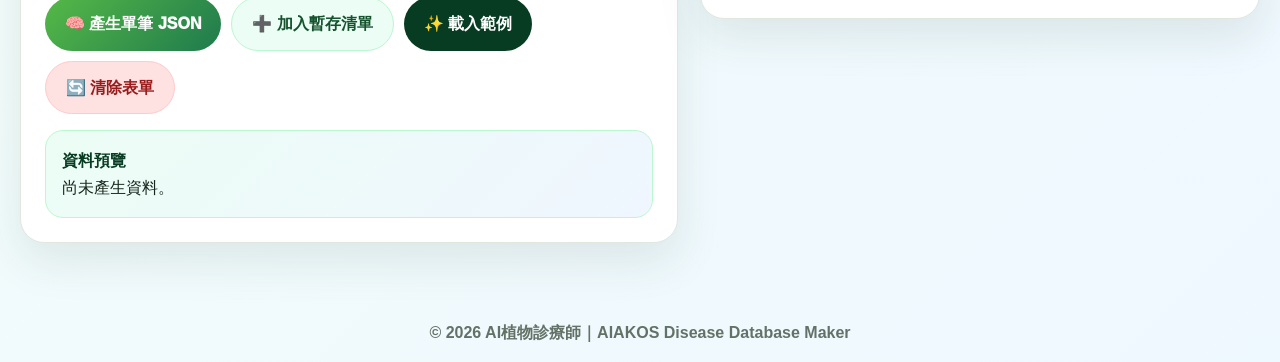
<file: disease-json-maker.html>
<!DOCTYPE html>
<html lang="zh-Hant">
<head>
  <meta charset="UTF-8" />
  <meta name="viewport" content="width=device-width, initial-scale=1.0" />
  <title>AI植物病害資料庫建立器｜diseases.json Maker</title>
  <style>
    :root{
      --green:#1f7a4d;
      --green2:#43a047;
      --deep:#073b22;
      --mint:#ecfdf5;
      --blue:#eff6ff;
      --line:#dfe8df;
      --ink:#17251c;
      --muted:#637267;
      --paper:#fbfefb;
      --danger:#dc2626;
      --warn:#ca8a04;
      --shadow:0 18px 45px rgba(25,61,38,.10);
    }

    *{box-sizing:border-box}
    html{scroll-behavior:smooth}
    body{
      margin:0;
      font-family:-apple-system,BlinkMacSystemFont,"Noto Sans TC","Microsoft JhengHei","Segoe UI",sans-serif;
      color:var(--ink);
      background:linear-gradient(135deg,#f6fff8,#eef8ff);
      line-height:1.7;
    }

    header{
      padding:34px 20px 28px;
      background:linear-gradient(135deg,#073b22,#1f7a4d);
      color:#fff;
      text-align:center;
    }

    header h1{
      margin:0 0 8px;
      font-size:clamp(2rem,4vw,3.2rem);
      font-weight:1000;
    }

    header p{
      margin:0;
      color:rgba(255,255,255,.86);
      font-weight:700;
    }

    main{
      max-width:1280px;
      margin:0 auto;
      padding:28px 20px 60px;
    }

    .notice{
      margin-bottom:20px;
      padding:16px 18px;
      border-radius:18px;
      background:#fff;
      border:1px solid var(--line);
      box-shadow:var(--shadow);
      color:#14532d;
      font-weight:800;
    }

    .layout{
      display:grid;
      grid-template-columns:1.08fr .92fr;
      gap:22px;
      align-items:start;
    }

    .card{
      background:#fff;
      border:1px solid var(--line);
      border-radius:24px;
      padding:24px;
      box-shadow:var(--shadow);
    }

    .card h2{
      margin:0 0 16px;
      color:var(--deep);
      font-size:1.45rem;
    }

    .grid{
      display:grid;
      grid-template-columns:repeat(2,1fr);
      gap:16px;
    }

    .wide{grid-column:1/-1}

    label{
      display:flex;
      flex-direction:column;
      gap:7px;
      font-weight:900;
      color:#17321f;
    }

    input,textarea,select{
      width:100%;
      border:1px solid #cfe0d2;
      border-radius:14px;
      padding:12px 14px;
      font:inherit;
      background:#fff;
      color:var(--ink);
    }

    textarea{min-height:96px;resize:vertical}

    small{
      color:var(--muted);
      font-weight:700;
    }

    .button-row{
      display:flex;
      flex-wrap:wrap;
      gap:10px;
      margin-top:18px;
    }

    button{
      border:0;
      border-radius:999px;
      padding:12px 20px;
      font:inherit;
      font-weight:950;
      cursor:pointer;
      transition:.18s ease;
    }

    button:hover{transform:translateY(-2px)}

    .primary{background:linear-gradient(135deg,#55b947,var(--green));color:#fff}
    .secondary{background:#ecfdf5;color:#14532d;border:1px solid #bbf7d0}
    .dark{background:var(--deep);color:#fff}
    .danger{background:#fee2e2;color:#991b1b;border:1px solid #fecaca}

    .output-box{
      min-height:470px;
      font-family:"Consolas","Noto Sans Mono",monospace;
      font-size:.92rem;
      white-space:pre;
      line-height:1.55;
    }

    .preview{
      margin-top:16px;
      padding:16px;
      border-radius:18px;
      background:linear-gradient(135deg,var(--mint),var(--blue));
      border:1px solid #bbf7d0;
    }

    .preview strong{color:var(--deep)}

    .pill-row{
      display:flex;
      flex-wrap:wrap;
      gap:8px;
      margin-top:8px;
    }

    .pill{
      display:inline-flex;
      padding:4px 10px;
      border-radius:999px;
      background:#ecfdf5;
      color:#166534;
      font-weight:900;
      border:1px solid #bbf7d0;
      font-size:.88rem;
    }

    .mini-title{
      margin:18px 0 8px;
      color:var(--deep);
      font-weight:1000;
    }

    .helper-list{
      margin:0;
      padding-left:20px;
      color:#3f5147;
      font-weight:700;
    }

    .count-badge{
      display:inline-flex;
      align-items:center;
      justify-content:center;
      min-width:34px;
      height:34px;
      border-radius:999px;
      background:#dcfce7;
      color:#166534;
      font-weight:1000;
      margin-left:6px;
    }

    .saved-list{
      margin-top:14px;
      display:grid;
      gap:10px;
      max-height:280px;
      overflow:auto;
      padding-right:4px;
    }

    .saved-item{
      padding:12px;
      border-radius:14px;
      border:1px solid var(--line);
      background:#fff;
      display:flex;
      justify-content:space-between;
      gap:10px;
      align-items:center;
    }

    .saved-item b{color:var(--deep)}
    .saved-item button{padding:7px 11px;font-size:.86rem}

    .two-col{
      display:grid;
      grid-template-columns:1fr 1fr;
      gap:14px;
    }

    footer{
      text-align:center;
      color:var(--muted);
      font-weight:700;
      padding:16px;
    }

    @media(max-width:980px){
      .layout,.grid,.two-col{grid-template-columns:1fr}
      .wide{grid-column:auto}
    }
  </style>
</head>
<body>
  <header>
    <h1>🌿 AI植物病害資料庫建立器</h1>
    <p>diseases.json Maker｜AIAKOS v6.1 DiseaseEngine 專用格式</p>
  </header>

  <main>
    <div class="notice">
      ✅ 建議流程：填寫病害資料 → 產生單筆 JSON → 加入暫存清單 → 匯出完整 diseases.json → 覆蓋到 ai-agriculture-core/data/diseases.json。
    </div>

    <div class="layout">
      <section class="card">
        <h2>① 建立病害資料</h2>

        <div class="grid">
          <label>
            作物名稱
            <input id="crop" list="cropList" placeholder="例：葡萄、番茄、芒果、水稻" />
            <datalist id="cropList">
              <option value="葡萄"></option>
              <option value="番茄"></option>
              <option value="芒果"></option>
              <option value="水稻"></option>
              <option value="香蕉"></option>
              <option value="草莓"></option>
              <option value="茶葉"></option>
              <option value="蓮霧"></option>
              <option value="甜椒"></option>
              <option value="小黃瓜"></option>
            </datalist>
          </label>

          <label>
            病害名稱
            <input id="diseaseName" placeholder="例：露菌病、晚疫病、炭疽病" />
          </label>

          <label>
            病害 ID
            <input id="diseaseId" placeholder="可自動產生，例如 grape-downy-mildew" />
            <small>可空白，系統會依作物與病名自動產生。</small>
          </label>

          <label>
            病原／類型
            <select id="pathogenType">
              <option value="真菌性病害">真菌性病害</option>
              <option value="細菌性病害">細菌性病害</option>
              <option value="病毒性病害">病毒性病害</option>
              <option value="卵菌類病害">卵菌類病害</option>
              <option value="線蟲危害">線蟲危害</option>
              <option value="生理障礙">生理障礙</option>
              <option value="其他">其他</option>
            </select>
          </label>

          <label>
            易發最低溫（°C）
            <input id="tempMin" type="number" step="0.1" placeholder="例：18" />
          </label>

          <label>
            易發最高溫（°C）
            <input id="tempMax" type="number" step="0.1" placeholder="例：28" />
          </label>

          <label>
            濕度門檻（%）
            <input id="humidityMin" type="number" step="1" placeholder="例：85" />
          </label>

          <label>
            雨量門檻（mm）
            <input id="rainMin" type="number" step="0.1" placeholder="例：5" />
          </label>

          <label>
            是否受風影響擴散
            <select id="windSensitive">
              <option value="false">否</option>
              <option value="true">是</option>
            </select>
          </label>

          <label>
            日照低於幾小時易發（選填）
            <input id="sunshineMax" type="number" step="0.1" placeholder="例：3" />
          </label>

          <label class="wide">
            敏感生育階段
            <input id="sensitiveStages" placeholder="例：開花期、果實膨大期、採收後管理" />
            <small>用頓號、逗號或換行分隔。</small>
          </label>

          <label class="wide">
            風險因子
            <input id="riskFactors" placeholder="例：高濕、連續降雨、通風不良、低日照" />
          </label>

          <label class="wide">
            主要症狀
            <textarea id="symptoms" placeholder="例：葉片出現淡黃色角斑，葉背有白色霜狀黴層，嚴重時葉片枯焦。"></textarea>
          </label>

          <label class="wide">
            防治／管理建議
            <textarea id="advice" placeholder="例：加強通風、避免葉面長時間潮濕，雨後加強巡田觀察，必要時查詢合法登記藥劑。"></textarea>
          </label>

          <label class="wide">
            補充備註
            <textarea id="notes" placeholder="例：多發生於高濕、晨露重或密植環境，教學時可提醒學生觀察葉背。"></textarea>
          </label>
        </div>

        <div class="button-row">
          <button class="primary" type="button" onclick="generateDiseaseJSON()">🧠 產生單筆 JSON</button>
          <button class="secondary" type="button" onclick="addCurrentToList()">➕ 加入暫存清單</button>
          <button class="dark" type="button" onclick="loadExample()">✨ 載入範例</button>
          <button class="danger" type="button" onclick="clearForm()">🔄 清除表單</button>
        </div>

        <div class="preview" id="previewBox">
          <strong>資料預覽</strong>
          <div id="previewText">尚未產生資料。</div>
        </div>
      </section>

      <aside class="card">
        <h2>② JSON 輸出</h2>
        <textarea id="singleOutput" class="output-box" readonly placeholder="單筆 JSON 會出現在這裡"></textarea>

        <div class="button-row">
          <button class="secondary" type="button" onclick="copySingle()">📋 複製單筆</button>
          <button class="secondary" type="button" onclick="addCurrentToList()">➕ 加入清單</button>
          <button class="danger" type="button" onclick="clearSingleOutput()">清除輸出</button>
        </div>

        <div class="mini-title">③ 暫存資料 <span class="count-badge" id="countBadge">0</span></div>
        <div class="saved-list" id="savedList"></div>

        <div class="button-row">
          <button class="primary" type="button" onclick="exportFullJSON()">📦 匯出完整 diseases.json</button>
          <button class="secondary" type="button" onclick="downloadJSON()">⬇️ 下載 JSON</button>
          <button class="danger" type="button" onclick="clearAll()">🗑️ 清空清單</button>
        </div>

        <textarea id="fullOutput" class="output-box" style="min-height:260px;margin-top:14px" readonly placeholder="完整 diseases.json 會出現在這裡"></textarea>

        <div class="mini-title">使用提醒</div>
        <ul class="helper-list">
          <li>目前格式已配合 AIAKOS v6.1 DiseaseEngine。</li>
          <li>若病害沒有專屬資料，系統會退回一般病害風險推估。</li>
          <li>新增資料後，請把輸出的 JSON 放到 <code>data/diseases.json</code>。</li>
        </ul>
      </aside>
    </div>
  </main>

  <footer>
    © 2026 AI植物診療師｜AIAKOS Disease Database Maker
  </footer>

  <script>
    const STORAGE_KEY = "aiaikos_diseases_temp_v1";
    let savedDiseases = loadSavedDiseases();
    let currentDisease = null;

    const translitMap = {
      "葡萄":"grape", "番茄":"tomato", "芒果":"mango", "水稻":"rice", "香蕉":"banana",
      "草莓":"strawberry", "茶葉":"tea", "茶":"tea", "蓮霧":"wax-apple", "甜椒":"sweet-pepper",
      "小黃瓜":"cucumber", "炭疽病":"anthracnose", "白粉病":"powdery-mildew", "露菌病":"downy-mildew",
      "晚疫病":"late-blight", "早疫病":"early-blight", "灰黴病":"gray-mold", "疫病":"blight",
      "稻熱病":"blast", "黃葉病":"yellow-leaf", "軟腐病":"soft-rot", "黑星病":"black-spot",
      "葉斑病":"leaf-spot", "根腐病":"root-rot", "褐斑病":"brown-spot"
    };

    function value(id){ return document.getElementById(id)?.value?.trim() || ""; }
    function numberOrNull(id){
      const raw = value(id);
      if(raw === "") return null;
      const n = Number(raw);
      return Number.isFinite(n) ? n : null;
    }
    function splitList(text){
      return (text || "")
        .split(/[、,，\n]/)
        .map(s => s.trim())
        .filter(Boolean);
    }
    function show(v){ return v === null || v === undefined || v === "" ? "--" : v; }

    function slugifyChinese(text){
      let output = text;
      Object.keys(translitMap).forEach(key => {
        output = output.replaceAll(key, translitMap[key]);
      });
      output = output
        .toLowerCase()
        .replace(/[^a-z0-9]+/g,"-")
        .replace(/^-+|-+$/g,"");
      return output || `disease-${Date.now()}`;
    }

    function buildDiseaseObject(){
      const crop = value("crop");
      const name = value("diseaseName");
      if(!crop || !name){
        alert("請至少填寫：作物名稱、病害名稱");
        return null;
      }

      const tempMin = numberOrNull("tempMin");
      const tempMax = numberOrNull("tempMax");
      const humidityMin = numberOrNull("humidityMin");
      const rainMin = numberOrNull("rainMin");
      const sunshineMax = numberOrNull("sunshineMax");

      const conditions = {};
      if(tempMin !== null && tempMax !== null) conditions.tempRange = [tempMin, tempMax];
      if(humidityMin !== null) conditions.humidityMin = humidityMin;
      if(rainMin !== null) conditions.rainMin = rainMin;
      if(sunshineMax !== null) conditions.sunshineMax = sunshineMax;
      conditions.windSensitive = value("windSensitive") === "true";

      return {
        id: value("diseaseId") || slugifyChinese(`${crop}-${name}`),
        crop,
        crops: [crop],
        name,
        pathogenType: value("pathogenType"),
        conditions,
        sensitiveStages: splitList(value("sensitiveStages")),
        riskFactors: splitList(value("riskFactors")),
        symptoms: splitList(value("symptoms")),
        advice: value("advice") || "建議加強巡田觀察，必要時依照作物病害防治建議處理。",
        notes: value("notes"),
        source: "AI植物病害資料庫建立器",
        updatedAt: new Date().toISOString().slice(0,10)
      };
    }

    function generateDiseaseJSON(){
      const obj = buildDiseaseObject();
      if(!obj) return;
      currentDisease = obj;
      document.getElementById("singleOutput").value = JSON.stringify(obj, null, 2);
      renderPreview(obj);
    }

    function renderPreview(obj){
      const box = document.getElementById("previewText");
      box.innerHTML = `
        <div><strong>${obj.crop}｜${obj.name}</strong>（${obj.pathogenType || "--"}）</div>
        <div>易發溫度：${obj.conditions.tempRange ? obj.conditions.tempRange.join("–") + " ℃" : "--"}</div>
        <div>濕度門檻：${show(obj.conditions.humidityMin)} %｜雨量門檻：${show(obj.conditions.rainMin)} mm｜低日照：${show(obj.conditions.sunshineMax)} hr</div>
        <div class="pill-row">
          ${(obj.riskFactors || []).map(x => `<span class="pill">${x}</span>`).join("") || `<span class="pill">尚未填寫風險因子</span>`}
        </div>
      `;
    }

    function addCurrentToList(){
      if(!currentDisease){
        generateDiseaseJSON();
      }
      if(!currentDisease) return;

      const index = savedDiseases.findIndex(d => d.id === currentDisease.id);
      if(index >= 0){
        if(!confirm("已有相同 ID，是否覆蓋？")) return;
        savedDiseases[index] = currentDisease;
      }else{
        savedDiseases.push(currentDisease);
      }
      saveDiseases();
      renderSavedList();
      exportFullJSON();
    }

    function renderSavedList(){
      const list = document.getElementById("savedList");
      document.getElementById("countBadge").textContent = savedDiseases.length;
      if(!savedDiseases.length){
        list.innerHTML = `<div class="saved-item">尚未加入資料。</div>`;
        return;
      }
      list.innerHTML = savedDiseases.map((d, i) => `
        <div class="saved-item">
          <div><b>${i+1}. ${d.crop}｜${d.name}</b><br><small>${d.id}</small></div>
          <button class="danger" type="button" onclick="removeDisease(${i})">刪除</button>
        </div>
      `).join("");
    }

    function removeDisease(index){
      savedDiseases.splice(index,1);
      saveDiseases();
      renderSavedList();
      exportFullJSON();
    }

    function exportFullJSON(){
      document.getElementById("fullOutput").value = JSON.stringify(savedDiseases, null, 2);
    }

    async function copySingle(){
      const text = document.getElementById("singleOutput").value;
      if(!text) return alert("目前沒有單筆 JSON 可複製");
      await navigator.clipboard.writeText(text);
      alert("已複製單筆 JSON");
    }

    function clearSingleOutput(){
      document.getElementById("singleOutput").value = "";
      currentDisease = null;
      document.getElementById("previewText").textContent = "尚未產生資料。";
    }

    function clearAll(){
      if(!confirm("確定要清空所有暫存資料嗎？")) return;
      savedDiseases = [];
      saveDiseases();
      renderSavedList();
      exportFullJSON();
    }

    function clearForm(){
      ["crop","diseaseName","diseaseId","tempMin","tempMax","humidityMin","rainMin","sunshineMax","sensitiveStages","riskFactors","symptoms","advice","notes"].forEach(id => {
        const el = document.getElementById(id);
        if(el) el.value = "";
      });
      document.getElementById("pathogenType").value = "真菌性病害";
      document.getElementById("windSensitive").value = "false";
      clearSingleOutput();
    }

    function loadExample(){
      document.getElementById("crop").value = "葡萄";
      document.getElementById("diseaseName").value = "露菌病";
      document.getElementById("diseaseId").value = "grape-downy-mildew";
      document.getElementById("pathogenType").value = "卵菌類病害";
      document.getElementById("tempMin").value = "18";
      document.getElementById("tempMax").value = "28";
      document.getElementById("humidityMin").value = "85";
      document.getElementById("rainMin").value = "5";
      document.getElementById("windSensitive").value = "false";
      document.getElementById("sunshineMax").value = "3";
      document.getElementById("sensitiveStages").value = "新梢生長期、開花期、果實膨大期";
      document.getElementById("riskFactors").value = "高濕、連續降雨、低日照、通風不良";
      document.getElementById("symptoms").value = "葉片出現淡黃色角斑，葉背可見白色霜狀黴層，嚴重時葉片枯焦早落。";
      document.getElementById("advice").value = "加強通風與排水，避免葉面長時間潮濕，雨後加強巡園觀察，必要時查詢合法登記藥劑與安全採收期。";
      document.getElementById("notes").value = "適合教學觀察葉背霜狀黴層，並比較高濕與低日照對病害發展的影響。";
      generateDiseaseJSON();
    }

    function saveDiseases(){
      localStorage.setItem(STORAGE_KEY, JSON.stringify(savedDiseases));
    }

    function loadSavedDiseases(){
      try{
        return JSON.parse(localStorage.getItem(STORAGE_KEY) || "[]");
      }catch(e){
        return [];
      }
    }

    function downloadJSON(){
      exportFullJSON();
      const text = document.getElementById("fullOutput").value || "[]";
      const blob = new Blob([text], {type:"application/json;charset=utf-8"});
      const url = URL.createObjectURL(blob);
      const a = document.createElement("a");
      a.href = url;
      a.download = "diseases.json";
      document.body.appendChild(a);
      a.click();
      a.remove();
      URL.revokeObjectURL(url);
    }

    renderSavedList();
    exportFullJSON();
  </script>
</body>
</html>
</file>
